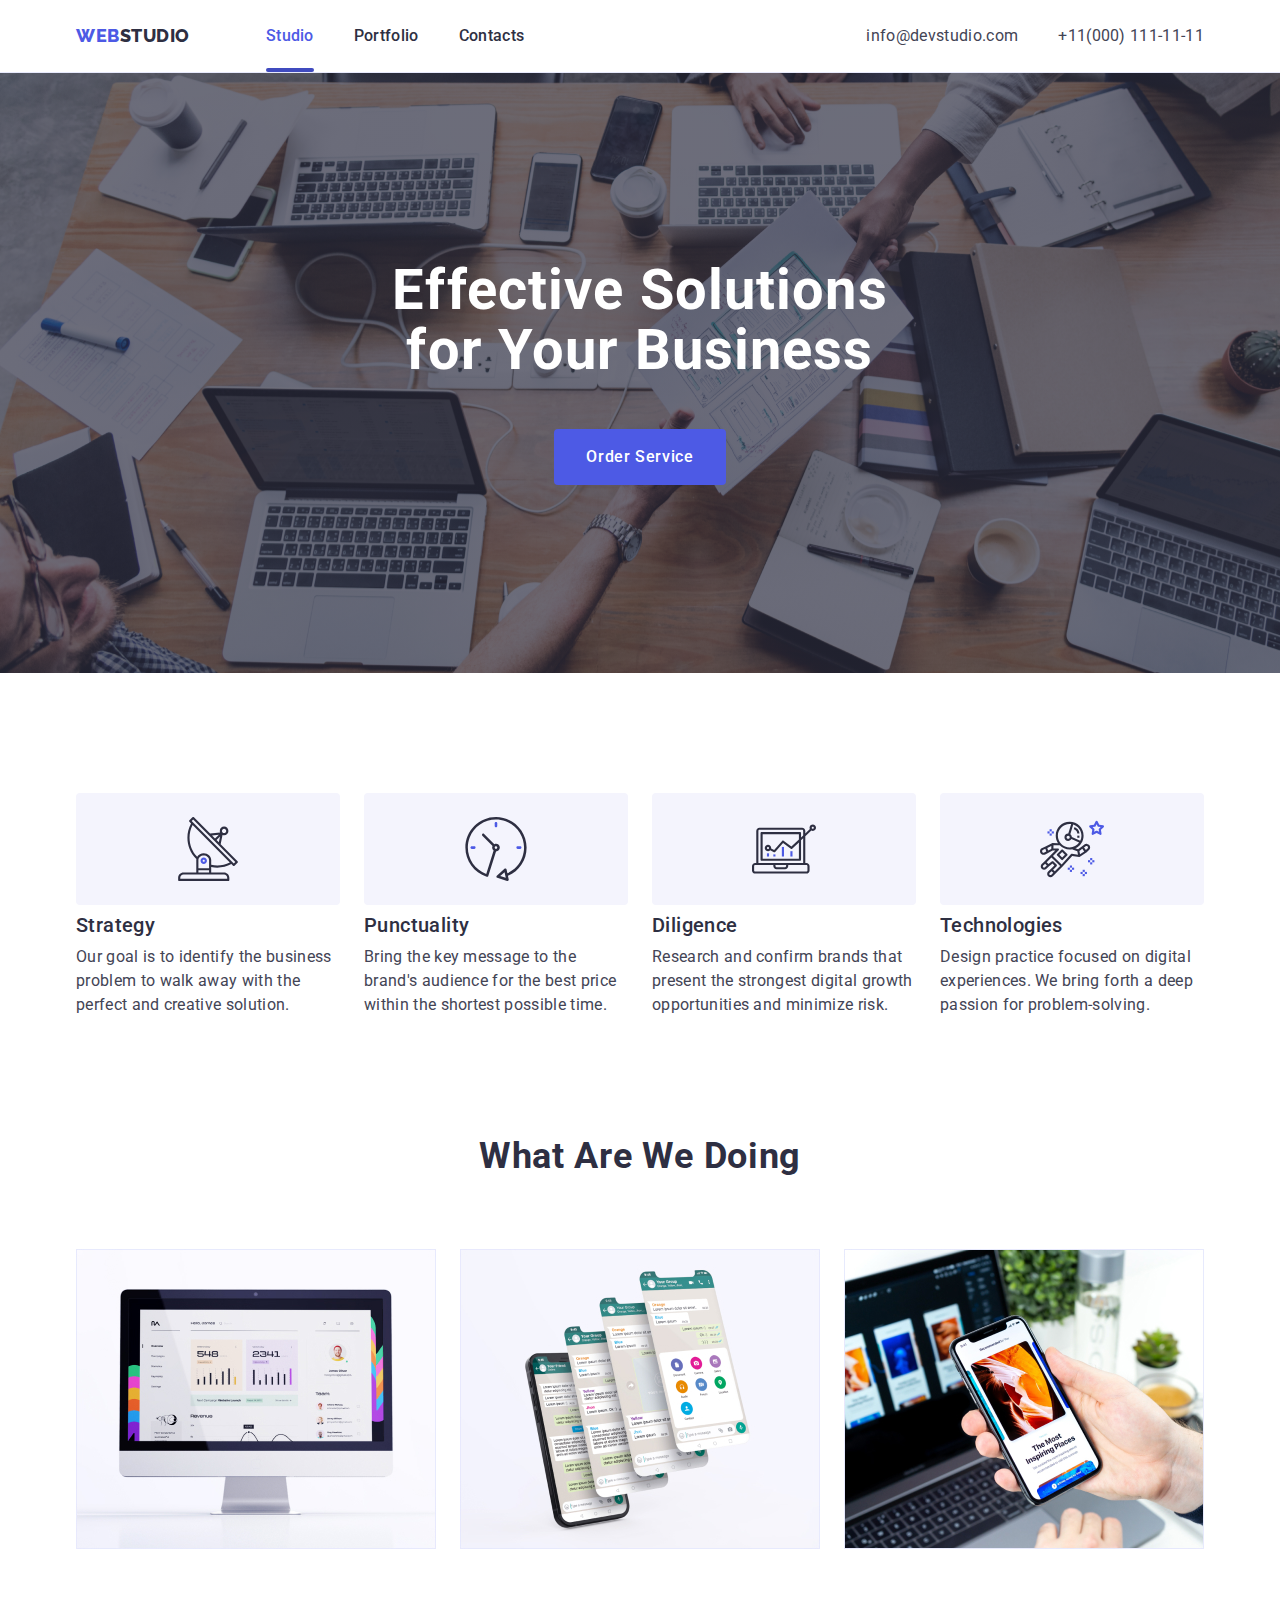
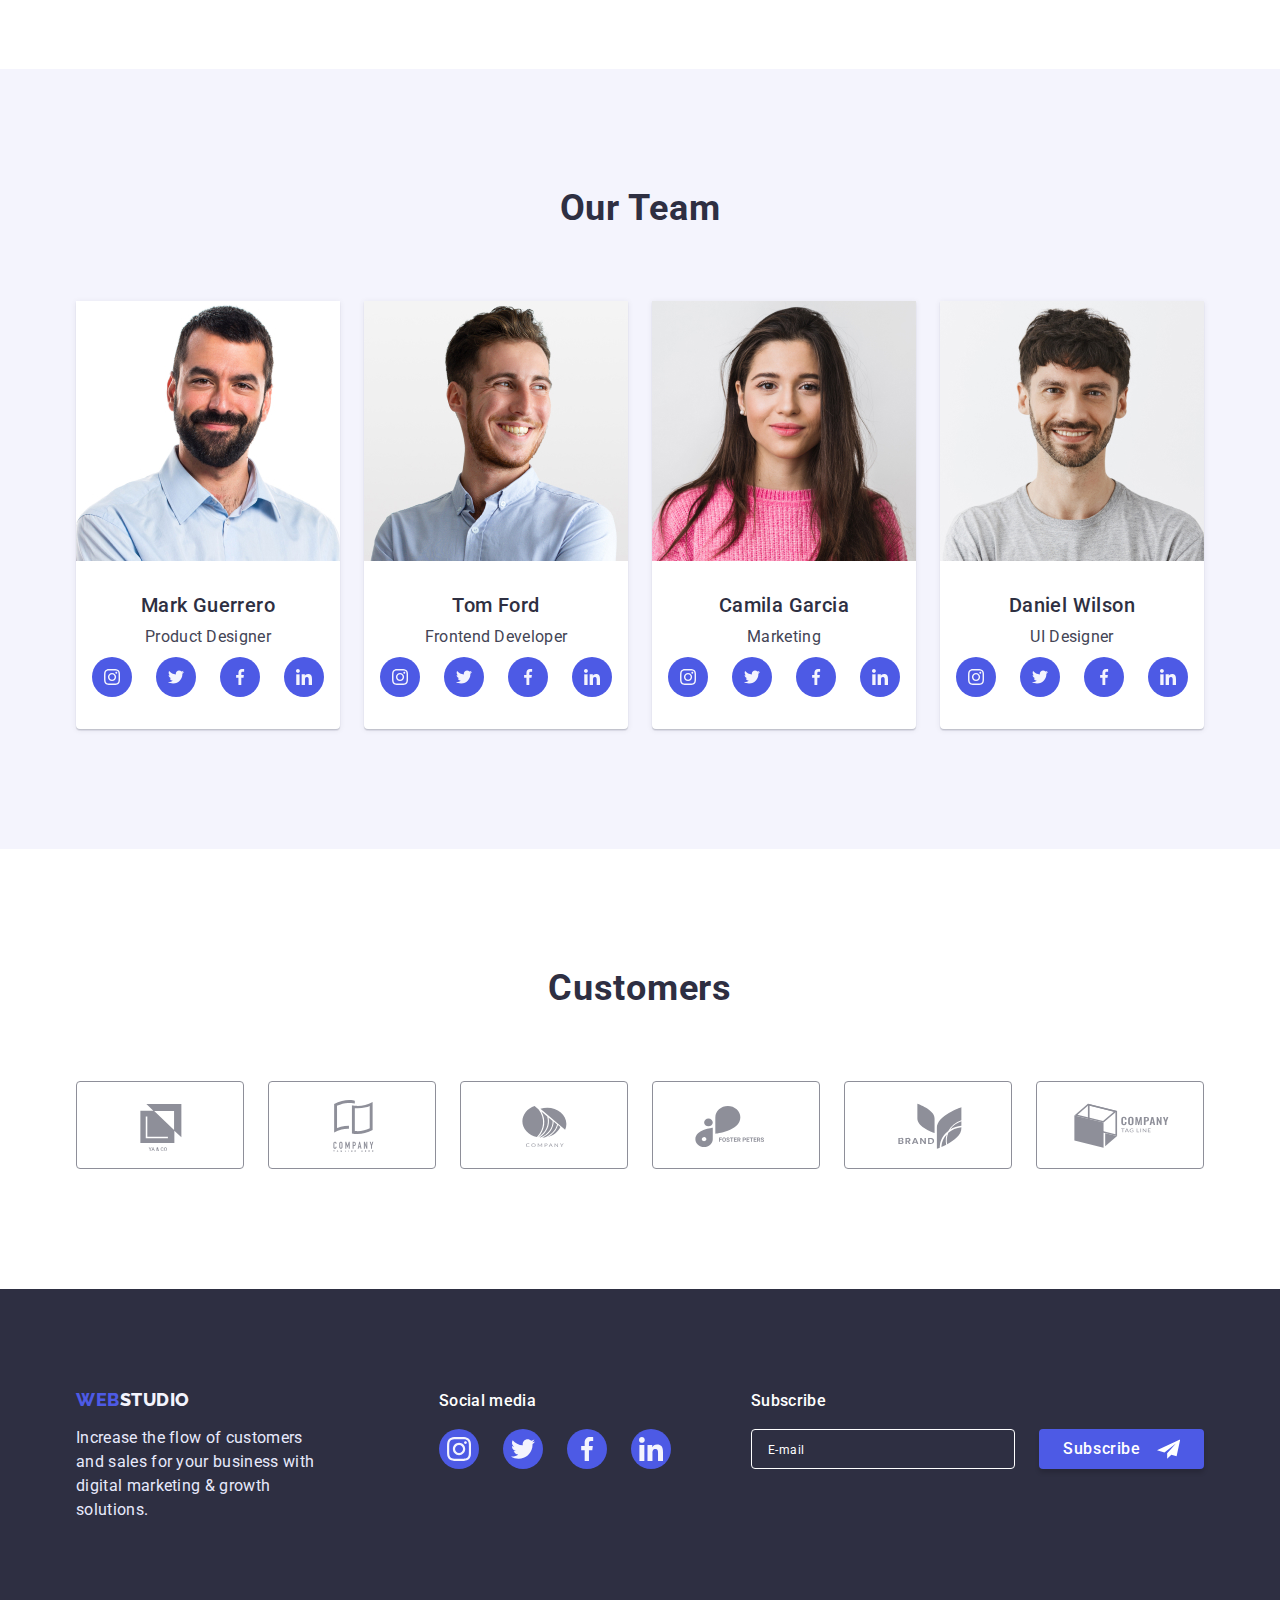
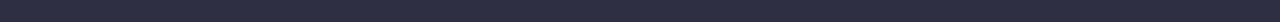
<file: index.html>
<!DOCTYPE html>
<html lang="en">

<head>
    <meta charset="UTF-8">
    <meta http-equiv="X-UA-Compatible" content="IE=edge">
    <meta name="viewport" content="width=device-width, initial-scale=1.0">
    <title>WebStudio</title>
    <link rel="preconnect" href="https://fonts.googleapis.com">
    <link rel="preconnect" href="https://fonts.gstatic.com" crossorigin>
    <link
        href="https://fonts.googleapis.com/css2?family=Raleway:wght@800&family=Roboto:wght@400;500;700;900&display=swap"
        rel="stylesheet">
    <link rel="stylesheet"
        href="https://cdnjs.cloudflare.com/ajax/libs/modern-normalize/1.1.0/modern-normalize.css">
    <link rel="stylesheet" href="./css/styles.css">
</head>

<body class="body">

    <header class="header">

        <div class="container header-container">
            <nav class="header-nav">
                <a class="header-logo link" href="./index.html">Web<span
                        class="first-logo">Studio</span> </a>

                <ul class="header-list list">
                    <li class="header-list-item list">
                        <a class="header-link studio curent link"
                            href="./index.html">Studio</a>
                    </li>
                    <li class="header-list-item list">
                        <a class="header-link link"
                            href="./portfolio.html">Portfolio</a>
                    </li>
                    <li class="header-list-item list">
                        <a class="header-link link" href="">Contacts</a>
                    </li>
                </ul>
            </nav>

            <address class="header-contacts-list">
                <ul class="header-list list">
                    <li class="header-list-item list">
                        <a class="header-link-contact link"
                            href="mailto:info@devstudio.com">info@devstudio.com</a>
                    </li>
                    <li class="header-list-item list">
                        <a class="header-link-contact link"
                            href="tel:+110001111111">+11(000) 111-11-11</a>
                    </li>
                </ul>
            </address>
        </div>
    </header>

    <main>

        <section class="about">
            <div class="container">
                <h1 class="about-title">Effective Solutions
                    for Your Business</h1>
                <button class="btn-primary" data-modal-open type="button">Order
                    Service</button>
            </div>
        </section>

        <section class="section">
            <div class="container advantages-container">
                <h2 class="section-title" hidden>Advantages</h2>

                <ul class="section-list list">

                    <li class="section-list-item list">
                        <div class="icon-list-item">
                            <svg class=" icon-list-icon">
                                <use href="./images/sprite.svg#icon-antenna-1">
                                </use>
                            </svg>
                        </div>
                        <div class="section-list-item">
                            <h3 class="section-subtitle">Strategy</h3>
                            <p class="section-text">Our goal is to identify the
                                business
                                problem to walk away with the perfect and
                                creative
                                solution.</p>
                        </div>

                    </li>
                    <li class="section-list-item list">
                        <div class="icon-list-item">
                            <svg class="icon-list-icon">
                                <use href="./images/sprite.svg#icon-clock-1">
                                </use>
                            </svg>
                        </div>
                        <div class="section-list-item">
                            <h3 class="section-subtitle">Punctuality</h3>
                            <p class="section-text">Bring the key message to the
                                brand's audience for the
                                best price within the
                                shortest possible time.
                            </p>
                        </div>

                    </li>
                    <li class="section-list-item list">
                        <div class="icon-list-item">
                            <svg class="icon-list-icon">
                                <use href="./images/sprite.svg#icon-diagram-1">
                                </use>
                            </svg>
                        </div>
                        <div class="section-list-item">
                            <h3 class="section-subtitle">Diligence</h3>
                            <p class="section-text">Research and confirm brands
                                that
                                present the strongest
                                digital growth opportunities and minimize risk.
                            </p>
                        </div>

                    </li>
                    <li class="section-list-item list">
                        <div class="icon-list-item">
                            <svg class="icon-list-icon">
                                <use
                                    href="./images/sprite.svg#icon-astronaut-1">
                                </use>
                            </svg>
                        </div>
                        <div class="section-list-item">
                            <h3 class="section-subtitle">Technologies</h3>
                            <p class="section-text">Design practice focused on
                                digital experiences. We bring
                                forth a deep passion
                                for problem-solving.
                            </p>
                        </div>
                    </li>
                </ul>
            </div>
        </section>

        <section class="section about-work">
            <div class="container">
                <h2 class="section-work-title">What are we doing</h2>

                <ul class="section-list work list">
                    <li class="section-list-item list">
                        <img src="./images/img-1.jpg" alt="website on work"
                            width="360" height="300">
                    </li>
                    <li class="section-list-item list">
                        <img src="./images/img-2.jpg" alt="mobile apps"
                            width="360" height="300">
                    </li>
                    <li class="section-list-item list">
                        <img src="./images/img-3.jpg" alt="mobile phone"
                            width="360" height="300">
                    </li>
                </ul>
            </div>
        </section>

        <section class="section-team">
            <div class="container">
                <h2 class="section-work-title">Our Team</h2>
                <ul class="section-list team list">
                    <li class="team-item list">
                        <img class="img-team" src="./images/team1.jpg"
                            alt="team member1" width="264" height="260">
                        <div class="team-wrapper">
                            <h3 class="section-subtitle">Mark Guerrero</h3>
                            <p class="section-text">Product Designer</p>
                            <ul class="social-list list">
                                <li class="social-list-item">
                                    <a href="" class="social-list-link">
                                        <svg class="social-list-icon">
                                            <use
                                                href="./images/sprite.svg#icon-instagram-2">
                                            </use>
                                        </svg>
                                    </a>
                                </li>
                                <li class="social-list-item">
                                    <a href="" class="social-list-link">
                                        <svg class="social-list-icon">
                                            <use
                                                href="./images/sprite.svg#icon-twitter-1">
                                            </use>
                                        </svg>
                                    </a>
                                </li>
                                <li class="social-list-item">
                                    <a href="" class="social-list-link">
                                        <svg class="social-list-icon">
                                            <use
                                                href="./images/sprite.svg#icon-facebook-1">
                                            </use>
                                        </svg>
                                    </a>
                                </li>
                                <li class="social-list-item">
                                    <a href="" class="social-list-link">
                                        <svg class="social-list-icon">
                                            <use
                                                href="./images/sprite.svg#icon-linkedin-1">
                                            </use>
                                        </svg>
                                    </a>
                                </li>
                            </ul>
                        </div>
                    </li>
                    <li class="team-item list">
                        <img class="img-team" src="./images/team2.jpg"
                            alt="team member2" width="264" height="260">
                        <div class="team-wrapper">
                            <h3 class="section-subtitle">Tom Ford</h3>
                            <p class="section-text">Frontend Developer</p>
                            <ul class="social-list list">
                                <li class="social-list-item">
                                    <a href="" class="social-list-link">
                                        <svg class="social-list-icon">
                                            <use
                                                href="./images/sprite.svg#icon-instagram-2">
                                            </use>
                                        </svg>
                                    </a>
                                </li>
                                <li class="social-list-item">
                                    <a href="" class="social-list-link">
                                        <svg class="social-list-icon">
                                            <use
                                                href="./images/sprite.svg#icon-twitter-1">
                                            </use>
                                        </svg>
                                    </a>
                                </li>
                                <li class="social-list-item">
                                    <a href="" class="social-list-link">
                                        <svg class="social-list-icon">
                                            <use
                                                href="./images/sprite.svg#icon-facebook-1">
                                            </use>
                                        </svg>
                                    </a>
                                </li>
                                <li class="social-list-item">
                                    <a href="" class="social-list-link">
                                        <svg class="social-list-icon">
                                            <use
                                                href="./images/sprite.svg#icon-linkedin-1">
                                            </use>
                                        </svg>
                                    </a>
                                </li>
                            </ul>
                        </div>
                    </li>
                    <li class="team-item list">
                        <img class="img-team" src="./images/team3.jpg"
                            alt="team member3" width="264" height="260">
                        <div class="team-wrapper">
                            <h3 class="section-subtitle">Camila Garcia</h3>
                            <p class="section-text">Marketing</p>
                            <ul class="social-list list">
                                <li class="social-list-item">
                                    <a href="" class="social-list-link">
                                        <svg class="social-list-icon">
                                            <use
                                                href="./images/sprite.svg#icon-instagram-2">
                                            </use>
                                        </svg>
                                    </a>
                                </li>
                                <li class="social-list-item">
                                    <a href="" class="social-list-link">
                                        <svg class="social-list-icon">
                                            <use
                                                href="./images/sprite.svg#icon-twitter-1">
                                            </use>
                                        </svg>
                                    </a>
                                </li>
                                <li class="social-list-item">
                                    <a href="" class="social-list-link">
                                        <svg class="social-list-icon">
                                            <use
                                                href="./images/sprite.svg#icon-facebook-1">
                                            </use>
                                        </svg>
                                    </a>
                                </li>
                                <li class="social-list-item">
                                    <a href="" class="social-list-link">
                                        <svg class="social-list-icon">
                                            <use
                                                href="./images/sprite.svg#icon-linkedin-1">
                                            </use>
                                        </svg>
                                    </a>
                                </li>
                            </ul>
                        </div>
                    </li>
                    <li class="team-item list">
                        <img class="img-team" src="./images/team4.jpg"
                            alt="team member4" width="264" height="260">
                        <div class="team-wrapper">
                            <h3 class="section-subtitle">Daniel Wilson</h3>
                            <p class="section-text">UI Designer</p>
                            <ul class="social-list list">
                                <li class="social-list-item">
                                    <a href="" class="social-list-link">
                                        <svg class="social-list-icon">
                                            <use
                                                href="./images/sprite.svg#icon-instagram-2">
                                            </use>
                                        </svg>
                                    </a>
                                </li>
                                <li class="social-list-item">
                                    <a href="" class="social-list-link">
                                        <svg class="social-list-icon">
                                            <use
                                                href="./images/sprite.svg#icon-twitter-1">
                                            </use>
                                        </svg>
                                    </a>
                                </li>
                                <li class="social-list-item">
                                    <a href="" class="social-list-link">
                                        <svg class="social-list-icon">
                                            <use
                                                href="./images/sprite.svg#icon-facebook-1">
                                            </use>
                                        </svg>
                                    </a>
                                </li>
                                <li class="social-list-item">
                                    <a href="" class="social-list-link">
                                        <svg class="social-list-icon">
                                            <use
                                                href="./images/sprite.svg#icon-linkedin-1">
                                            </use>
                                        </svg>
                                    </a>
                                </li>
                            </ul>
                        </div>
                    </li>
                </ul>
            </div>
        </section>

        <section class="section">
            <div class="container">
                <h2 class="section-work-title">Customers</h2>
                <ul class="customers-list list">
                    <li class="customers-list-item">
                        <a href="" class="customers-list-link">
                            <svg class="customers-list-icon">
                                <use href="./images/sprite.svg#icon-logo-4">
                                </use>
                            </svg>
                        </a>
                    </li>

                    <li class="customers-list-item">
                        <a href="" class="customers-list-link">
                            <svg class="customers-list-icon">
                                <use href="./images/sprite.svg#icon-logo-5">
                                </use>
                            </svg>
                        </a>
                    </li>

                    <li class="customers-list-item">
                        <a href="" class="customers-list-link">
                            <svg class="customers-list-icon">
                                <use href="./images/sprite.svg#icon-logo-6">
                                </use>
                            </svg>
                        </a>
                    </li>

                    <li class="customers-list-item">
                        <a href="" class="customers-list-link">
                            <svg class="customers-list-icon">
                                <use href="./images/sprite.svg#icon-logo-7">
                                </use>
                            </svg>
                        </a>
                    </li>

                    <li class="customers-list-item">
                        <a href="" class="customers-list-link">
                            <svg class="customers-list-icon">
                                <use href="./images/sprite.svg#icon-logo-8">
                                </use>
                            </svg>
                        </a>
                    </li>

                    <li class="customers-list-item">
                        <a href="" class="customers-list-link">
                            <svg class="customers-list-icon">
                                <use href="./images/sprite.svg#icon-logo-9">
                                </use>
                            </svg>
                        </a>
                    </li>
                </ul>
            </div>
        </section>

    </main>


    <footer class="section-footer">
        <div class="container footer-container">
            <div class="logo-container">
                <a class="header-logo link" href="./index.html">Web<span
                        class="footer-first-logo">Studio</span>
                </a>
                <p class="footer-text">
                    Increase the flow of customers and sales for your business
                    with
                    digital marketing & growth solutions.
                </p>
            </div>


            <div class="social-conainer">
                <p class="footer-subtitle">Social media</p>
                <ul class="social-list list">
                    <li class="social-list-item">
                        <a href="" class="social-list-link footer">
                            <svg class="social-list-icon footer">
                                <use
                                    href="./images/sprite.svg#icon-instagram-2">
                                </use>
                            </svg>
                        </a>
                    </li>
                    <li class="social-list-item">
                        <a href="" class="social-list-link footer">
                            <svg class="social-list-icon footer">
                                <use href="./images/sprite.svg#icon-twitter-1">
                                </use>
                            </svg>
                        </a>
                    </li>
                    <li class="social-list-item">
                        <a href="" class="social-list-link footer">
                            <svg class="social-list-icon footer">
                                <use href="./images/sprite.svg#icon-facebook-1">
                                </use>
                            </svg>
                        </a>
                    </li>
                    <li class="social-list-item">
                        <a href="" class="social-list-link footer">
                            <svg class="social-list-icon footer">
                                <use href="./images/sprite.svg#icon-linkedin-1">
                                </use>
                            </svg>
                        </a>
                    </li>
                </ul>
            </div>

            <div class="footer-email-form">
                <p class="footer-email-subscribe">Subscribe</p>
                <form class="modal-form-footer">
                    <label class="modal-form-field">
                        <span class="footer-form-btn-wrapper">
                            <input type="email" name="user-email"
                                class="footer-form-input" required
                                placeholder="E-mail" pattern="^\S+@\S+\.\S+$"
                                title="example@mail.com">
                            </input>
                            <button type="submit"
                                class="modal-form-submit footer">Subscribe
                                <svg class="footer-btn-send-icon">
                                    <use
                                        href="./images/sprite.svg#icon-button-send">
                                    </use>
                                </svg>
                            </button>
                        </span>
                    </label>
                </form>
            </div>
        </div>
    </footer>
    <div class="backdrop is-hidden" data-modal>
        <div class="modal">
            <button type="button" data-modal-close class="modal-close">
                <svg class="modal-close-btn">
                    <use href="./images/sprite.svg#icon-close-black-18dp-2-1">
                    </use>
                </svg>
            </button>
            <p class="modal-subtitle">Leave your contacts and we will call you
                back</p>
            <form class="modal-form">
                <label class="modal-form-field">
                    <span class="modal-form-input-desc">Name</span>
                    <span class="modal-form-input-wrapper">
                        <input type="text" name="user-name"
                            class="modal-form-input" required
                            pattern="^[a-zA-Za-яА-ЯіІїЇ]+$" minlength="2" />
                        <svg class="modal-form-input-icon">
                            <use href="./images/sprite.svg#icon-frame-1">
                            </use>
                        </svg>
                    </span>

                </label>
                <label class="modal-form-field">
                    <span class="modal-form-input-desc">Phone</span>
                    <span class="modal-form-input-wrapper">
                        <input type="tel" name="user-phone"
                            class="modal-form-input" required
                            pattern="[0-9]{3}-[0-9]{3}-[0-9]{2}-[0-9]{2}"
                            title="xxx-xxx-xx-xx" />
                        <svg class="modal-form-input-icon">
                            <use href="./images/sprite.svg#icon-phone">
                            </use>
                        </svg>
                    </span>
                </label>

                <label class="modal-form-field">
                    <span class="modal-form-input-desc">Email</span>
                    <span class="modal-form-input-wrapper">
                        <input type="email" name="user-email"
                            class="modal-form-input" required
                            pattern="^\S+@\S+\.\S+$" title="example@mail.com" />
                        <svg class="modal-form-input-icon">
                            <use href="./images/sprite.svg#icon-email">
                            </use>
                        </svg>
                    </span>


                </label>
                <label class="modal-form-field">
                    <span class="modal-form-input-desc">Comment</span>
                    <textarea name="user-message" class="modal-form-message"
                        placeholder="Text input"></textarea>
                </label>

                <input id="user-policy" type="checkbox" name="user-policy"
                    class="modal-form-check is-hidden">
                <label for="user-policy" class="modal-form-check-desc">I accept
                    the terms and conditions of the &nbsp;<a
                        class="user-policy-link" href="">Privacy
                        Policy</a>
                </label>
                <button type="submit" class="modal-form-submit">Send</button>




            </form>
        </div>
    </div>
    <script src="./js/modal.js"></script>
</body>
</file>
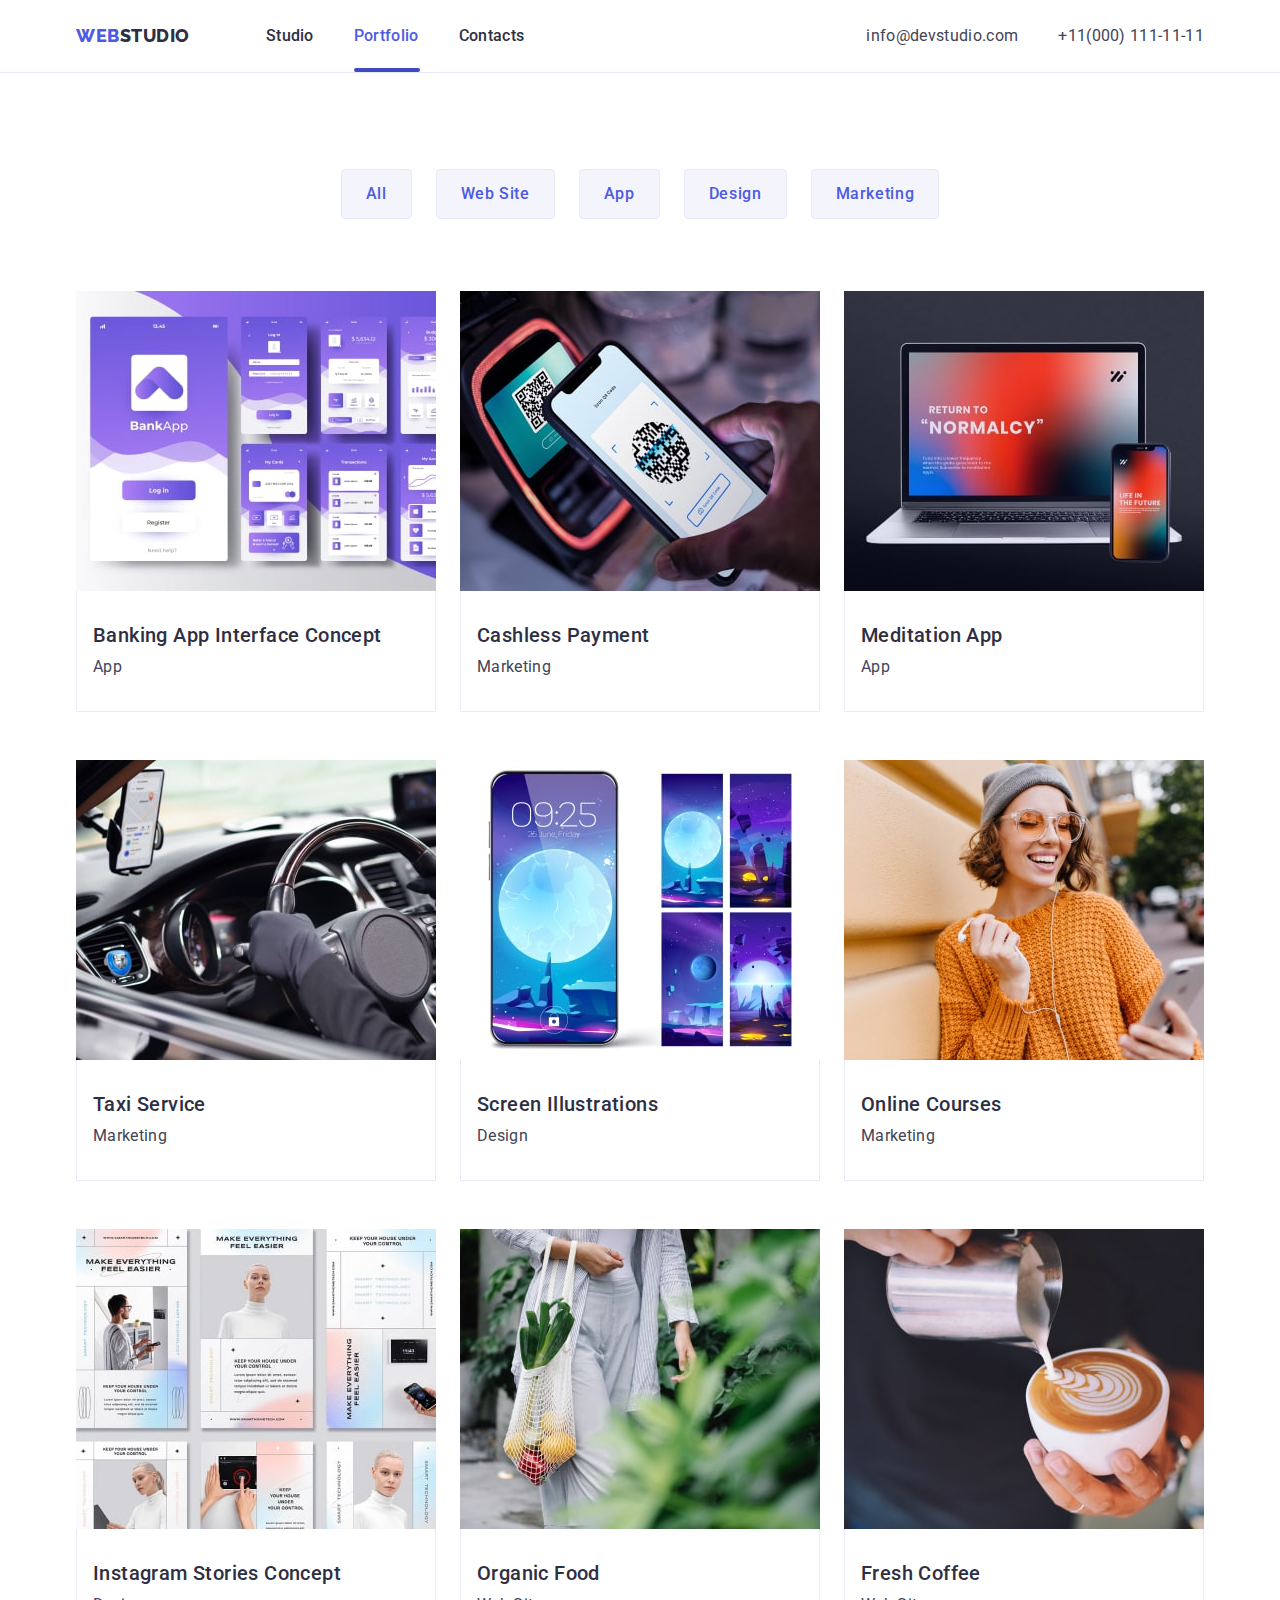
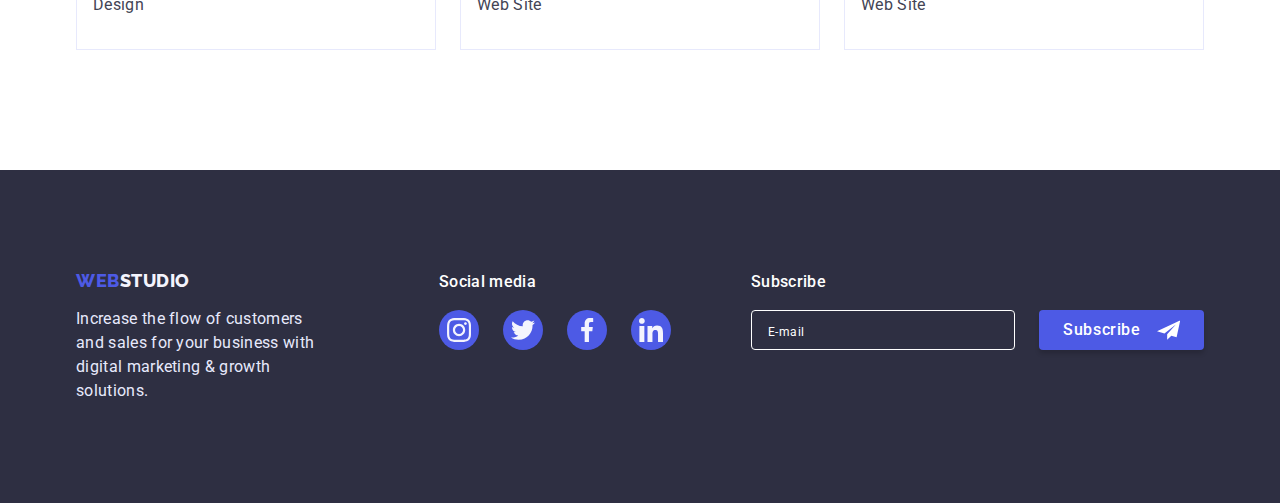
<file: portfolio.html>
<!DOCTYPE html>
<html lang="en">

<head>
    <meta charset="UTF-8">
    <meta http-equiv="X-UA-Compatible" content="IE=edge">
    <meta name="viewport" content="width=device-width, initial-scale=1.0">
    <title>Portfolio</title>
    <link rel="preconnect" href="https://fonts.googleapis.com">
    <link rel="preconnect" href="https://fonts.gstatic.com" crossorigin>
    <link
        href="https://fonts.googleapis.com/css2?family=Raleway:wght@800&family=Roboto:wght@400;500;700;900&display=swap"
        rel="stylesheet">
    <link rel="stylesheet"
        href="https://cdnjs.cloudflare.com/ajax/libs/modern-normalize/1.1.0/modern-normalize.css">
    <link rel="stylesheet" href="./css/styles.css">
</head>

<body class="body">

    <header class="header">
        <div class="container header-container">
            <nav class="header-nav">
                <a class="header-logo link" href="./index.html">Web<span
                        class="first-logo">Studio</span> </a>

                <ul class="header-list list">
                    <li class="header-list-item list">
                        <a class="header-link link"
                            href="./index.html">Studio</a>
                    </li>
                    <li class="header-list-item list">
                        <a class="header-link portfolio curent link "
                            href="./portfolio.html">Portfolio</a>
                    </li>
                    <li class="header-list-item list">
                        <a class="header-link link" href="">Contacts</a>
                    </li>
                </ul>
            </nav>

            <address class="header-contacts-list">
                <ul class="header-list list">
                    <li class="header-list-item list">
                        <a class="header-link-contact link"
                            href="mailto:info@devstudio.com">info@devstudio.com</a>
                    </li>
                    <li class="header-list-item list">
                        <a class="header-link-contact link"
                            href="tel:+110001111111">+11(000) 111-11-11</a>
                    </li>
                </ul>
            </address>
        </div>
    </header>

    <main>
        <section class="section portfolio">
            <div class="container">
                <h1 class="section-title" hidden>Gallery</h1>
                <ul class="section-list navigation list">
                    <li class="section-list-item list">
                        <button class="btn-secondary" type="button">All</button>
                    </li>
                    <li class="section-list-item list">
                        <button class="btn-secondary" type="button">Web
                            Site</button>
                    </li>
                    <li class="section-list-item list">
                        <button class="btn-secondary" type="button">App</button>
                    </li>
                    <li class="section-list-item list">
                        <button class="btn-secondary"
                            type="button">Design</button>
                    </li>
                    <li class="section-list-item list">
                        <button class="btn-secondary"
                            type="button">Marketing</button>
                    </li>
                </ul>
                <ul class="nav-btn-list list">
                    <li class="gallery-list-item list">
                        <a href="#" class="gallery-link link">
                            <div class="team-list-img-wrapper">
                                <img class="img-btn"
                                    src="./images/gallery-1.jpg"
                                    alt="service-photo">
                                <p class="secondary-text">14 Stylish and
                                    User-Friendly
                                    App
                                    Design Concepts · Task
                                    Manager App · Calorie Tracker App · Exotic
                                    Fruit
                                    Ecommerce App · Cloud Storage App</p>
                            </div>

                            <div class="gallery-descr-wrap">
                                <h2 class="section-title">Banking App Interface
                                    Concept
                                </h2>
                                <p class="section-text">App</p>
                            </div>
                        </a>
                    </li>
                    <li class="gallery-list-item list">
                        <a href="#" class="gallery-link link">
                            <div class="team-list-img-wrapper">
                                <img class="img-btn"
                                    src="./images/gallery-2.jpg"
                                    alt="service-photo">
                                <p class="secondary-text">14 Stylish and
                                    User-Friendly
                                    App
                                    Design Concepts · Task
                                    Manager App · Calorie Tracker App · Exotic
                                    Fruit
                                    Ecommerce App · Cloud Storage App</p>
                            </div>
                            <div class="gallery-descr-wrap">
                                <h2 class="section-title">Cashless Payment
                                </h2>
                                <p class="section-text">Marketing</p>
                            </div>
                        </a>
                    </li>
                    <li class="gallery-list-item list">
                        <a href="#" class="gallery-link link">
                            <div class="team-list-img-wrapper">
                                <img class="img-btn"
                                    src="./images/gallery-3.jpg"
                                    alt="service-photo">
                                <p class="secondary-text">14 Stylish and
                                    User-Friendly
                                    App
                                    Design Concepts · Task
                                    Manager App · Calorie Tracker App · Exotic
                                    Fruit
                                    Ecommerce App · Cloud Storage App</p>
                            </div>
                            <div class="gallery-descr-wrap">
                                <h2 class="section-title">Meditation App</h2>
                                <p class="section-text">App</p>
                            </div>
                        </a>
                    </li>

                    <li class="gallery-list-item list">
                        <a href="#" class="gallery-link link">
                            <div class="team-list-img-wrapper">
                                <img class="img-btn"
                                    src="./images/gallery-4.jpg"
                                    alt="service-photo">
                                <p class="secondary-text">14 Stylish and
                                    User-Friendly
                                    App
                                    Design Concepts · Task
                                    Manager App · Calorie Tracker App · Exotic
                                    Fruit
                                    Ecommerce App · Cloud Storage App</p>
                            </div>
                            <div class="gallery-descr-wrap">
                                <h2 class="section-title">Taxi Service</h2>
                                <p class="section-text">Marketing</p>
                            </div>
                        </a>
                    </li>

                    <li class="gallery-list-item list">
                        <a href="#" class="gallery-link link">
                            <div class="team-list-img-wrapper">
                                <img class="img-btn"
                                    src="./images/gallery-5.jpg"
                                    alt="service-photo">
                                <p class="secondary-text">14 Stylish and
                                    User-Friendly
                                    App
                                    Design Concepts · Task
                                    Manager App · Calorie Tracker App · Exotic
                                    Fruit
                                    Ecommerce App · Cloud Storage App</p>
                            </div>
                            <div class="gallery-descr-wrap">
                                <h2 class="section-title">Screen Illustrations
                                </h2>
                                <p class="section-text">Design</p>
                            </div>
                        </a>
                    </li>

                    <li class="gallery-list-item list">
                        <a href="#" class="gallery-link link">
                            <div class="team-list-img-wrapper">
                                <img class="img-btn"
                                    src="./images/gallery-6.jpg"
                                    alt="service-photo">
                                <p class="secondary-text">14 Stylish and
                                    User-Friendly
                                    App
                                    Design Concepts · Task
                                    Manager App · Calorie Tracker App · Exotic
                                    Fruit
                                    Ecommerce App · Cloud Storage App</p>
                            </div>
                            <div class="gallery-descr-wrap">
                                <h2 class="section-title">Online Courses</h2>
                                <p class="section-text">Marketing</p>
                            </div>
                        </a>
                    </li>

                    <li class="gallery-list-item list">
                        <a href="#" class="gallery-link link">
                            <div class="team-list-img-wrapper">
                                <img class="img-btn"
                                    src="./images/gallery-7.jpg"
                                    alt="service-photo">
                                <p class="secondary-text">14 Stylish and
                                    User-Friendly
                                    App
                                    Design Concepts · Task
                                    Manager App · Calorie Tracker App · Exotic
                                    Fruit
                                    Ecommerce App · Cloud Storage App</p>
                            </div>
                            <div class="gallery-descr-wrap">
                                <h2 class="section-title">Instagram Stories
                                    Concept
                                </h2>
                                <p class="section-text">Design</p>
                            </div>
                        </a>
                    </li>

                    <li class="gallery-list-item list">
                        <a href="#" class="gallery-link link">
                            <div class="team-list-img-wrapper">
                                <img class="img-btn"
                                    src="./images/gallery-8.jpg"
                                    alt="service-photo">
                                <p class="secondary-text">14 Stylish and
                                    User-Friendly
                                    App
                                    Design Concepts · Task
                                    Manager App · Calorie Tracker App · Exotic
                                    Fruit
                                    Ecommerce App · Cloud Storage App</p>
                            </div>
                            <div class="gallery-descr-wrap">
                                <h2 class="section-title">Organic Food</h2>
                                <p class="section-text">Web Site</p>
                            </div>
                        </a>
                    </li>

                    <li class="gallery-list-item list">
                        <a href="#" class="gallery-link link">
                            <div class="team-list-img-wrapper">
                                <img class="img-btn"
                                    src="./images/gallery-9.jpg"
                                    alt="service-photo">
                                <p class="secondary-text">14 Stylish and
                                    User-Friendly
                                    App
                                    Design Concepts · Task
                                    Manager App · Calorie Tracker App · Exotic
                                    Fruit
                                    Ecommerce App · Cloud Storage App</p>
                            </div>
                            <div class="gallery-descr-wrap">
                                <h2 class="section-title">Fresh Coffee</h2>
                                <p class="section-text">Web Site</p>
                            </div>
                        </a>
                    </li>
                </ul>

            </div>
        </section>

    </main>

    <footer class="section-footer">
        <div class="container footer-container">
            <div class="logo-container">
                <a class="header-logo link" href="./index.html">Web<span
                        class="footer-first-logo">Studio</span>
                </a>
                <p class="footer-text">
                    Increase the flow of customers and sales for your business
                    with
                    digital marketing & growth solutions.
                </p>
            </div>


            <div class="social-conainer">
                <p class="footer-subtitle">Social media</p>
                <ul class="social-list list">
                    <li class="social-list-item">
                        <a href="" class="social-list-link footer">
                            <svg class="social-list-icon footer">
                                <use
                                    href="./images/sprite.svg#icon-instagram-2">
                                </use>
                            </svg>
                        </a>
                    </li>
                    <li class="social-list-item">
                        <a href="" class="social-list-link footer">
                            <svg class="social-list-icon footer">
                                <use href="./images/sprite.svg#icon-twitter-1">
                                </use>
                            </svg>
                        </a>
                    </li>
                    <li class="social-list-item">
                        <a href="" class="social-list-link footer">
                            <svg class="social-list-icon footer">
                                <use href="./images/sprite.svg#icon-facebook-1">
                                </use>
                            </svg>
                        </a>
                    </li>
                    <li class="social-list-item">
                        <a href="" class="social-list-link footer">
                            <svg class="social-list-icon footer">
                                <use href="./images/sprite.svg#icon-linkedin-1">
                                </use>
                            </svg>
                        </a>
                    </li>
                </ul>
            </div>

            <div class="footer-email-form">
                <p class="footer-email-subscribe">Subscribe</p>
                <form class="modal-form-footer">
                    <label class="modal-form-field">
                        <span class="footer-form-btn-wrapper">
                            <input type="email" name="user-email"
                                class="footer-form-input" required
                                placeholder="E-mail" pattern="^\S+@\S+\.\S+$"
                                title="example@mail.com"></input>
                            <button type="submit"
                                class="modal-form-submit footer">Subscribe
                                <svg class="footer-btn-send-icon">
                                    <use
                                        href="./images/sprite.svg#icon-button-send">
                                    </use>
                                </svg>
                            </button>
                        </span>
                    </label>
                </form>
            </div>
        </div>
    </footer>


</body>
</file>
<file: css/styles.css>
:root {
    --primary-background: #FFFFFF;
    --accent-colour: #4D5AE5;
    --accent-btn: #404BBF;
    --primary-text-colour: #434455;
    --white-text: #ffffff;
    --title-colour: #2E2F42;
    --footer-text: #E7E9FC;
    --footer-logo: #F4F4FD;
    --icon-costumers-fill: #8E8F99;
    --accent-social-footer: #31D0AA;
    --modal-background: #FCFCFC;
}

p,
h1,
h2,
h3,
h4,
h5,
h6 {
    margin: 0;
}

ul {
    padding-left: 0;
    margin: 0;
}

button {
    cursor: pointer;
}

address {
    font-style: normal;
}

.container {
    width: 1158px;
    padding-left: 15px;
    padding-right: 15px;
    margin: 0 auto;
    /* outline: 2px solid tomato; */
}

body {
    font-family: 'Roboto', sans-serif;
    color: var(--primary-text-colour);
    background: var(--primary-background);
}

img {
    display: block;
}


.link {
    text-decoration: none;
}


.list {
    list-style: none;
}

/**------------Header ------------------*/
.header {
    padding-top: 24px;
    padding-bottom: 24px;
    border-bottom: 1px solid #E7E9FC;
}

.header-container {
    display: flex;
    align-items: center;
    justify-content: space-between;
}

.header-logo {
    font-family: 'Raleway', sans-serif;
    font-weight: 800;
    font-size: 18px;
    line-height: 1.17;
    display: flex;
    align-items: center;
    letter-spacing: 0.03em;
    text-transform: uppercase;
    color: var(--accent-colour)
}

.first-logo {
    color: var(--title-colour);
}

.header-link {
    font-weight: 500;
    font-size: 16px;
    line-height: 1.5;
    letter-spacing: 0.02em;
    color: var(--title-colour);
    transition: color 250ms cubic-bezier(0.4, 0, 0.2, 1);
    position: relative;
}

.header-link.studio.curent::after {
    content: '';
    display: block;
    width: 48px;
    height: 4px;
    background: var(--accent-btn);
    border-radius: 2px;
    position: absolute;
    margin-top: 20px;
}

.header-link.portfolio.curent::after {
    content: '';
    display: block;
    width: 66px;
    height: 4px;
    background: var(--accent-btn);
    color: var(--accent-btn);
    border-radius: 2px;
    position: absolute;
    margin-top: 20px;
}

.curent {
    color: var(--accent-colour);
}

.header-link:hover,
.header-link:focus {
    color: var(--accent-btn)
}

.header-list {
    display: flex;
    gap: 40px;
}

.header-nav {
    display: flex;
    align-items: center;
    gap: 76px;
}

.header-link-contact {
    font-size: 16px;
    line-height: 1.5;
    letter-spacing: 0.02em;
    color: var(--primary-text-colour);
    transition: color 250ms cubic-bezier(0.4, 0, 0.2, 1);
}

.header-link-contact:hover,
.header-link-contact:focus {
    color: var(--accent-btn);
}



/**------------About ------------------*/


.about-title {
    max-width: 496px;
    margin: 0 auto;
    margin-bottom: 48px;
    font-weight: 700;
    font-size: 56px;
    line-height: 1.07;
    text-align: center;
    letter-spacing: 0.02em;
    color: var(--white-text);
}

.about {
    max-width: 1440px;
    margin: 0 auto;
    padding-top: 188px;
    padding-bottom: 188px;
    background: var(--title-colour);
    background-color: rgba(46, 47, 66, 0.7);
    background-image:linear-gradient(rgba(46, 47, 66, 0.7), rgba(46, 47, 66, 0.7)), url('../images/\ bckg-hero.jpg');
    background-size: cover;
    
    
}

.btn-primary {
    margin: 0 auto;
    padding: 16px 32px;
    gap: 10px;
    font-family: "Roboto", sans-serif;
    font-weight: 500;
    font-size: 16px;
    line-height: 1.5;
    display: flex;
    align-items: center;
    letter-spacing: 0.04em;
    border: transparent;
    border-radius: 4px;
    transition: background-color 250ms cubic-bezier(0.4, 0, 0.2, 1);
}


.btn-primary {
    color: var(--white-text);
    background: var(--accent-colour);
}

.btn-primary:hover,
.btn-primary:focus {
    background: var(--accent-btn)
}

/**-----------Advantages-------------*/

.icon-list {
    gap: 24px;
    display: flex;
    justify-content: center;
}

.icon-list-item {
    display: flex;
    justify-content: center;
    align-items: center;
    padding: 24px 100px;
    background: var(--footer-logo);
    border-radius: 4px;
    margin-bottom: 8px;
}


.icon-list-icon {
    width: 64px;
    height: 64px;
}

.section-subtitle {
    margin-bottom: 8px;
    font-weight: 500;
    font-size: 20px;
    line-height: 1.2;
    letter-spacing: 0.02em;
    color: var(--title-colour);
}

.section-text {
    font-weight: 400;
    font-size: 16px;
    line-height: 1.5;
    letter-spacing: 0.02em;
    color: var(--primary-text-colour);
}

.section {
    padding-top: 120px;
    padding-bottom: 120px;
}

.section-list {
    
    display: flex;
    gap: 24px;
}


/**-----------What are we doing, Our team -------------*/

.section-work-title {
    margin-bottom: 72px;
    font-weight: 700;
    font-size: 36px;
    line-height: 1.11;
    text-align: center;
    letter-spacing: 0.02em;
    text-transform: capitalize;
    color: var(--title-colour);
}

.section-list.work {
    padding-top: 0;
}

.section.about-work { 
    padding-top: 0;
}


.section-team {
    padding-top: 120px;
    padding-bottom: 120px;
    background: var(--footer-logo);
}


.section-list .team-item {
    background: var(--primary-background);
    box-shadow: 0px 1px 6px rgba(46, 47, 66, 0.08), 0px 1px 1px rgba(46, 47, 66, 0.16), 0px 2px 1px rgba(46, 47, 66, 0.08);
    border-radius: 0px 0px 4px 4px;
}


.team-wrapper {
    padding-top: 32px;
    padding-bottom: 32px;
    padding-left: 16px;
    padding-right: 16px;
    display: flex;
    flex-direction: column;
    justify-content: center;
    align-items: center;
}

.team-wrapper .section-text {
    margin-bottom: 8px;
}

.social-list {
    display: flex;
    justify-content: center;
    gap: 24px;
}

.social-list-link {  
   display: flex;
    justify-content: center;
    align-items: center;
    padding: 12px 12px;
    border-radius: 50%;
    background-color: #4D5AE5;
    transition: background-color 250ms cubic-bezier(0.4, 0, 0.2, 1);
}

.social-list-icon {
    fill: var(--footer-logo);
    width: 16px;
    height: 16px;
}

.social-list-link:focus,
.social-list-link:hover {
    background-color: var(--accent-btn);
    
}

/**-----------Customers----------------*/

.customers-list {
    display: flex;
    justify-content: center;
    gap: 24px;
}

.customers-list-item {
    display: flex;
    justify-content: center;
    align-items: center;
    width: 168px;
    height: 88px;
}

.customers-list-link:hover .customers-list-icon,
.customers-list-link:focus .customers-list-icon {
    fill: var(--accent-btn);
}


.customers-list-link:hover,
.customers-list-link:focus {
    cursor: pointer;
    border: 1px solid var(--accent-btn);
}

.customers-list-icon {
    width: 104px;
    height: 56px;
    fill: var(--icon-costumers-fill);
    transition: color 250ms cubic-bezier(0.4, 0, 0.2, 1);
}

.customers-list-link {
    width: 100%;
    height: 100%;
    display: flex;
    justify-content: center;
    align-items: center;
    border-radius: 4px;
    border: 1px solid var(--icon-costumers-fill);
    transition: color 250ms cubic-bezier(0.4, 0, 0.2, 1);
}

/**------------Footer-----------------*/

.section-footer {
    display: flex;
    padding-top: 100px;
    padding-bottom: 100px;
    background: var(--title-colour);
}

.footer-logo {

    font-family: 'Raleway';
    font-style: normal;
    font-weight: 800;
    font-size: 18px;
    line-height: 1.66;
    display: flex;
    align-items: center;
    letter-spacing: 0.03em;
    text-transform: uppercase;
    color: var(--footer-logo);

}

.footer-first-logo {
    color: var(--footer-logo);
}

.footer-text {
    max-width: 264px;
    margin-top: 16px;
    font-weight: 400;
    font-size: 16px;
    line-height: 1.5;
    letter-spacing: 0.02em;
    color: var(--footer-text);
}

.footer-subtitle {
    display: flex;
    margin-bottom: 16px;
    font-weight: 500;
    font-size: 16px;
    line-height: 1.5;
    letter-spacing: 0.02em;
    color: var(--white-text);
}

.logo-container {
    margin-right: 120px;
}

.social-conainer {
    margin-right: 80px;
}


.container.footer-container {
    display: flex;
}

.social-list-icon.footer {
    width: 24px;
    height: 24px;
}

.social-list-link.footer {
    padding: 8px;
    transition: background-color 250ms cubic-bezier(0.4, 0, 0.2, 1);
}

.social-list-link.footer:hover,
.social-list-link.footer:focus {
    background-color: var(--accent-social-footer);
}

/**------------footer-button------------------*/

.footer-email-subscribe {
    font-weight: 500;
    font-size: 16px;
    line-height: 1.5;
    letter-spacing: 0.02em;
    color: var(--white-text);
    margin-bottom: 16px;
}

.footer-form-input {
    border: 1px solid var(--white-text);
    /* filter: drop-shadow(0px 4px 4px rgba(0, 0, 0, 0.15)); */
    border-radius: 4px;
    background-color: var(--title-colour);
    width: 264px;
    height: 40px;
    color: var(--white-text);
    padding-left: 16px;
    margin-right: 24px;
    transition: border-colour cubic-bezier(0.4, 0, 0.2, 1);
}

.footer-form-input:focus {
    border-color: var(--accent-colour);
    outline: none;
}

.footer-form-input:hover {
    box-shadow: 0px 1px 6px rgba(246, 246, 246, 0.128),
        0px 1px 1px rgba(243, 244, 249, 0.16),
        0px 2px 1px rgba(213, 214, 227, 0.08);
}

.footer-form-input::placeholder {
    font-size: 12px;
    line-height: 1.17;
    letter-spacing: 0.04em;
    color: var(--white-text);
}
.modal-form-footer {
    display: flex;
}
.modal-form-submit.footer {
    display: flex;
    font-weight: 500;
    font-size: 16px;
    line-height: 1.5;
    letter-spacing: 0.04em;
    align-self: center;
    padding: 8px 24px;
    gap: 16px;
    width: 165px;
    height: 40px;
    justify-content: center;
    align-items: center;
    box-shadow: 0px 4px 4px rgba(0, 0, 0, 0.15);
    border-radius: 4px;
    transition: background-color 250ms cubic-bezier(0.4, 0, 0.2, 1);
    border: transparent;
}

.modal-form-submit {
    color: var(--white-text);
    background: var(--accent-colour);
}

.modal-form-submit:hover,
.modal-form-submit:focus {
    background: var(--accent-btn);
}

.footer-form-btn-wrapper {
    display: flex;
    align-items: center;
    justify-content: center;
}


.footer-btn-send-icon {
    width: 24px;
    height: 100%;
    /* height: 24px; */
    fill: var(--white-text);
    justify-content: center;
    align-items: center;
}


/**------------Portfolio------------------*/

.section.portfolio {
    padding-top: 96px;
}

.section-list.navigation {
    justify-content: center;
    margin-bottom: 72px;
    gap: 24px;
}


.btn-secondary {
    padding: 12px 24px;
    border: 1px solid #E7E9FC;
    border-radius: 4px;
    font-family: 'Roboto', sans-serif;
    font-style: normal;
    font-weight: 500;
    font-size: 16px;
    line-height: 1.5;
    display: flex;
    align-items: center;
    text-align: center;
    letter-spacing: 0.04em;
    color: var(--accent-colour);
    background: var(--footer-logo);
    transition: background-color 250ms cubic-bezier(0.4, 0, 0.2, 1);
}

.btn-secondary:hover,
.btn-secondary:focus {
    background: var(--accent-btn);
    color: var(--white-text);
}


/**------------Gallery------------------*/

.nav-btn-list {
    display: flex;
    flex-wrap: wrap;
    flex-basis: calc((100% - 48px / 3));
    row-gap: 48px;
    column-gap: 24px;
}

.img-btn {
    width: 360px;
    height: 300px;
}

.gallery-descr-wrap {
    padding-top: 32px;
    padding-bottom: 32px;
    padding-left: 16px;
    border: 1px solid #E7E9FC;
    border-top: none;
}

.gallery-link {
    display: block;
}

.team-list-img-wrapper {
    position: relative;
    overflow: hidden;
}

.gallery-link:hover .secondary-text,
.gallery-link:focus .secondary-text {
    transform: translate(0, 0);
}

.gallery-list-item:hover,
.gallery-list-item:focus {
    background: #ffffff;
    box-shadow: 0px 1px 6px rgba(46, 47, 66, 0.08),
        0px 1px 1px rgba(46, 47, 66, 0.16),
        0px 2px 1px rgba(46, 47, 66, 0.08);
}

.gallery-list-item .section-title {
    margin-bottom: 8px;
    font-weight: 500;
    font-size: 20px;
    line-height: 1.20;
    letter-spacing: 0.02em;
    color: var(--title-colour);
}

.secondary-text {
    padding-top: 40px;
    padding-left: 32px;
    padding-right: 32px;
    padding-bottom: 164px;
    position: absolute;
    left: 0;
    top: 0;
    overflow: auto;
    transform: translate(0, 100%);
    transition: transform 250ms cubic-bezier(0.4, 0, 0.2, 1);

    /* width: 100%;
    height: 100%; */

    /* max-width: 296px; */
    font-weight: 400;
    font-size: 16px;
    line-height: 1.50;
    letter-spacing: 0.02em;
    color: var(--footer-logo);
    background: var(--accent-colour);
}


/**------------Madal backdrop------------------*/

.backdrop {
    position: fixed;
    top: 0;
    width: 100%;
    height: 100%;
    background-color: rgba(46, 47, 66, 0.4);
    box-shadow: 0px 4px 4px rgba(0, 0, 0, 0.25);
    transition: opacity 250ms cubic-bezier(0.4, 0, 0.2, 1), visibility 250ms cubic-bezier(0.4, 0, 0.2, 1);
}

.modal {
    position: absolute;
    top: 50%;
    left: 50%;
    transform: translate(-50%, -50%) scaleX(1);
    transition: transform 250ms cubic-bezier(0.4, 0, 0.2, 1);
    width: 408px;
    background: var(--modal-background);
    box-shadow: 0px 1px 1px rgba(0, 0, 0, 0.14), 0px 1px 3px rgba(0, 0, 0, 0.12), 0px 2px 1px rgba(0, 0, 0, 0.2);
    border-radius: 4px;
    padding: 24px;
}

.modal-close-btn {
    width: 8px;
    height: 8px;
}

.modal-close:hover .modal-close-btn,
.modal-close:focus .modal-close-btn {
   fill: var(--white-text);
} 
    


.backdrop.is-hidden .modal{
    transform: translate(-50%, -50%) scaleX(0);
}

.modal-close {
    display: flex;
    margin-left: auto;
    background: #E7E9FC;
    border-radius: 50%;
    padding: 8px;
    border: 1px solid rgba(0, 0, 0, 0.1);
    margin-bottom: 24px;
}

.modal-close:hover,
.modal-close:focus {
    background-color: var(--accent-btn);
    transition: background-color 250ms cubic-bezier(0.4, 0, 0.2, 1);
}

.is-hidden {
    opacity: 0;
    visibility: hidden;
    pointer-events: none;
}

.no-scroll {
    overflow: hidden;
}

/**------------Madal-contact-input------------------*/

.modal-subtitle {
    font-weight: 500;
    font-size: 16px;
    line-height: 1.5;
    text-align: center;
    letter-spacing: 0.02em;
    color: var(--title-colour);
    margin-bottom: 16px;
}

.modal-form {
    display: flex;
    flex-direction: column;
}

.modal-form-input {
    width: 360px;
    height: 40px;
    border: 1px solid rgba(46, 47, 66, 0.4);
    border-radius: 4px;
    padding-left: 38px;
    padding-right: 0;
    padding-top: 0;
    padding-bottom: 0;
    margin-bottom: 8px;
    color: var(--title-colour);
    transition: border-colour cubic-bezier(0.4, 0, 0.2, 1);
}

  .modal-form-input-icon { 
    width: 18px;
    height: 24px;
    position: absolute;
    top: 50%;
    left: 16px;
    transform: translateY(-50%);
    transition: border-colour cubic-bezier(0.4, 0, 0.2, 1);
    }

.modal-form-input-wrapper {
    position: relative;
}

.modal-form-input:focus {
    border-color: var(--accent-colour);
    outline: none;  
}

.modal-form-input:focus + .modal-form-input-icon {
    fill: var(--accent-colour);
}

.modal-form-input:hover {
    box-shadow: 0px 1px 6px rgba(46, 47, 66, 0.08),
    0px 1px 1px rgba(46, 47, 66, 0.16),
    0px 2px 1px rgba(46, 47, 66, 0.08);
}

.modal-form-input-desc {
    display: block;
    font-weight: 400;
    font-size: 12px;
    line-height: 1.17;
    letter-spacing: 0.04em;
    color: var(--icon-costumers-fill);
    margin-bottom: 4px;
}

/**------------Madal textarea------------------*/

.modal-form-message {
    resize: none;
    /* width: 100%;
    height: 100%; */
    width: 360px;
    min-height: 120px;
    padding-top: 8px;
    padding-left: 16px;
    padding-right: 16px;
    padding-bottom: 8px;
    transition: border-colour cubic-bezier(0.4, 0, 0.2, 1);
    margin-bottom: 16px;
    border: 1px solid rgba(46, 47, 66, 0.4);
    border-radius: 4px;
}

.modal-form-message:focus {
    border-color: var(--accent-colour);
    outline: none;
}

.modal-form-message:hover {
    box-shadow: 0px 1px 6px rgba(46, 47, 66, 0.08),
        0px 1px 1px rgba(46, 47, 66, 0.16),
        0px 2px 1px rgba(46, 47, 66, 0.08);
}

.modal-form-message::placeholder {
    font-size: 12px;
    line-height: 1.17;
    letter-spacing: 0.04em;
    color: rgba(46, 47, 66, 0.4);
}

/**------------checkbox------------------*/

.modal-form-check-desc::before {
    content: '';
    width: 16px;
    height: 16px;
    display: block;
    border: 1px solid rgba(46, 47, 66, 0.4);
    border-radius: 2px;
    cursor: pointer;
    transition: border-colour cubic-bezier(0.4, 0, 0.2, 1);
    margin-right: 8px;
    }

.modal-form-check:checked + .modal-form-check-desc::before {
    background-color: var(--accent-btn);
    background-image: url(../images/check.svg);
    background-repeat: no-repeat;
    background-position: 50% 50%;
    transition: border-colour cubic-bezier(0.4, 0, 0.2, 1);
        box-shadow: 0px 1px 6px rgba(46, 47, 66, 0.08),
                0px 1px 1px rgba(46, 47, 66, 0.16),
                0px 2px 1px rgba(46, 47, 66, 0.08);
}

.modal-form-check:focus + .modal-form-check-desc::before {
    outline: 2px solid var(--accent-btn);
    
}

.modal-form-check:hover+.modal-form-check-desc::before {
    transition: border-colour cubic-bezier(0.4, 0, 0.2, 1);
        box-shadow: 0px 1px 6px rgba(46, 47, 66, 0.08),
            0px 1px 1px rgba(46, 47, 66, 0.16),
            0px 2px 1px rgba(46, 47, 66, 0.08);
}

.modal-form-check-desc {
    display: flex;
    align-items: center;
    justify-content: center;
    margin-bottom: 24px;
    font-size: 12px;
    line-height: 1.17;
    letter-spacing: 0.04em;
    color: var(--icon-costumers-fill);
    /* padding: 0; */
}

.user-policy-link {
    color: var(--accent-colour);
}

/* .user-policy-link:hover,
.user-policy-link:focus {
    color: var(--accent-btn);
} */

.modal-form-submit {
    font-size: 16px;
    line-height: 1.5;
    align-items: center;
    text-align: center;
    letter-spacing: 0.04em;
    align-self: center;
    padding: 16px 32px;
    gap: 10px;
    width: 169px;
    height: 56px;
    background: #4D5AE5;
    box-shadow: 0px 4px 4px rgba(0, 0, 0, 0.15);
    border-radius: 4px;
    border: none;
    transition: background-color 250ms cubic-bezier(0.4, 0, 0.2, 1);
    }
    

.modal-form-submit {
    color: var(--white-text);
    background: var(--accent-colour);
}

.modal-form-submit:hover,
.modal-form-submit:focus {
    background: var(--accent-btn)
}
</file>
